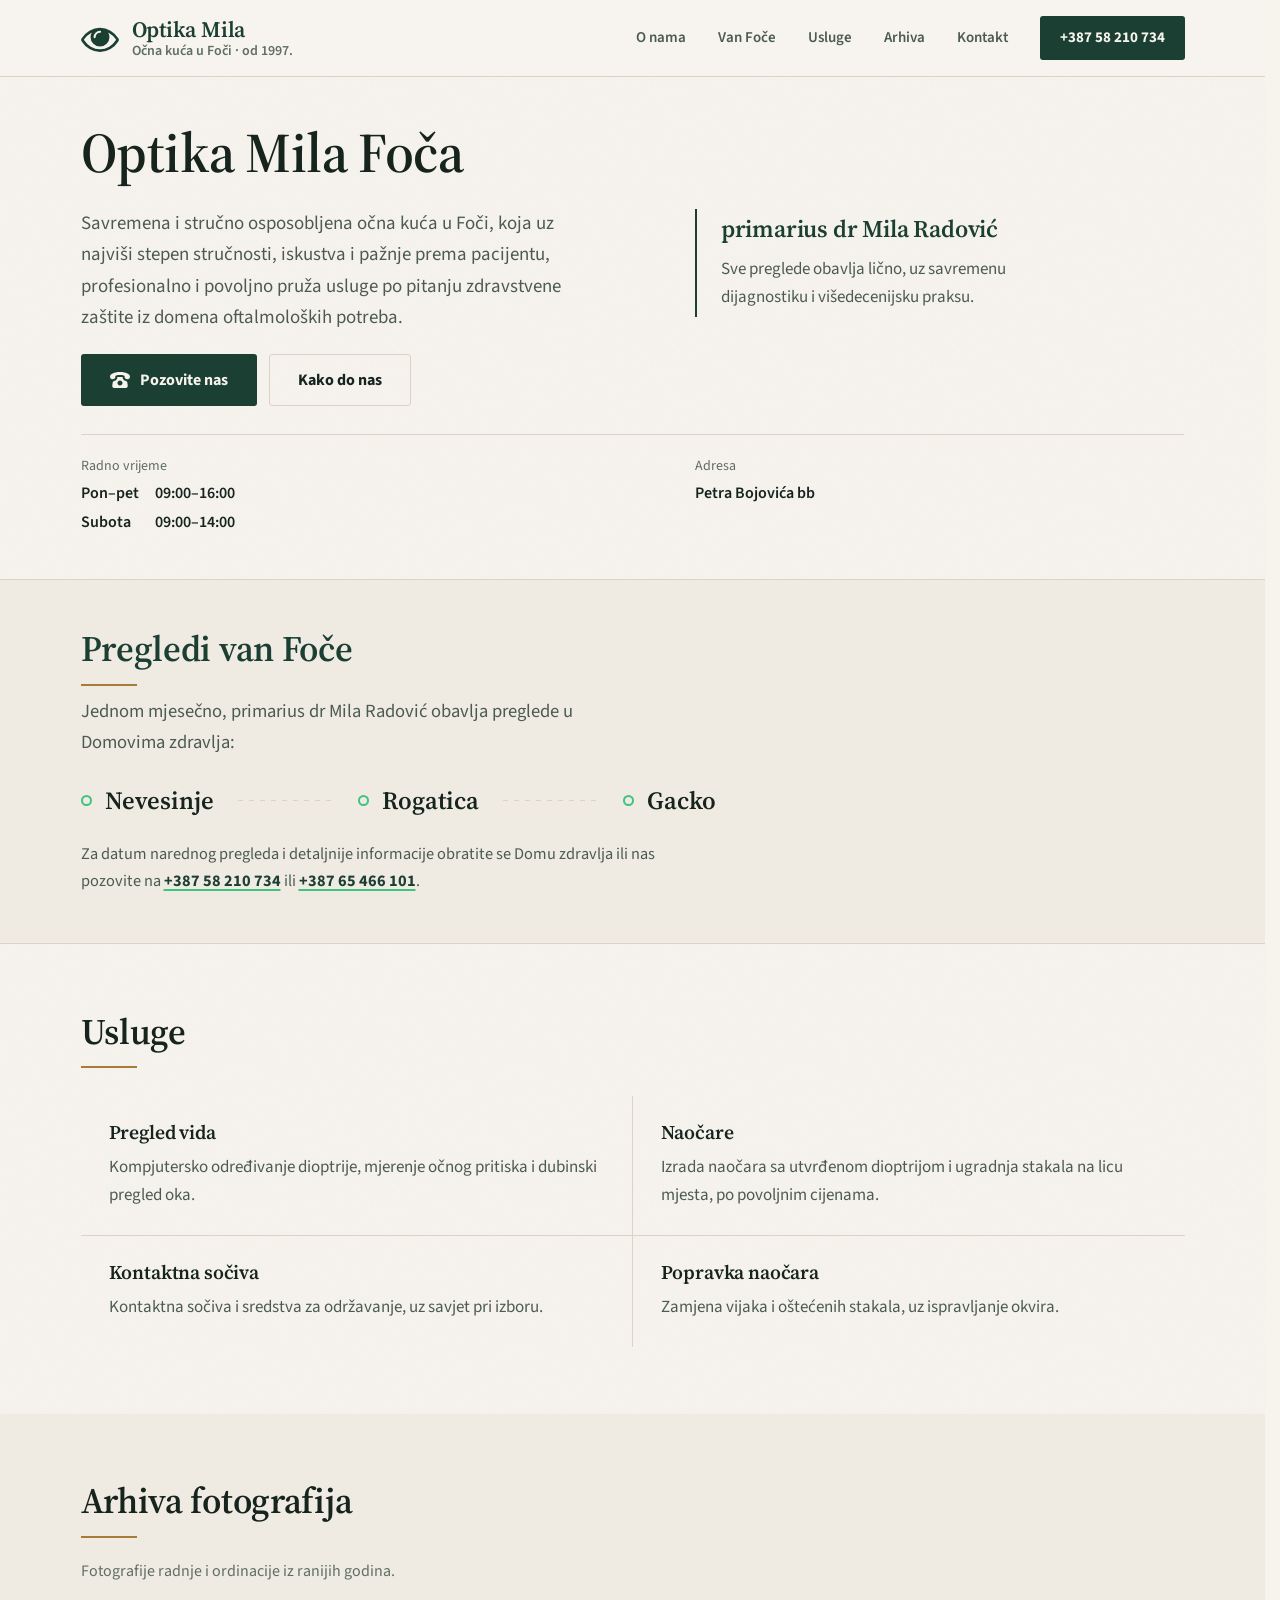
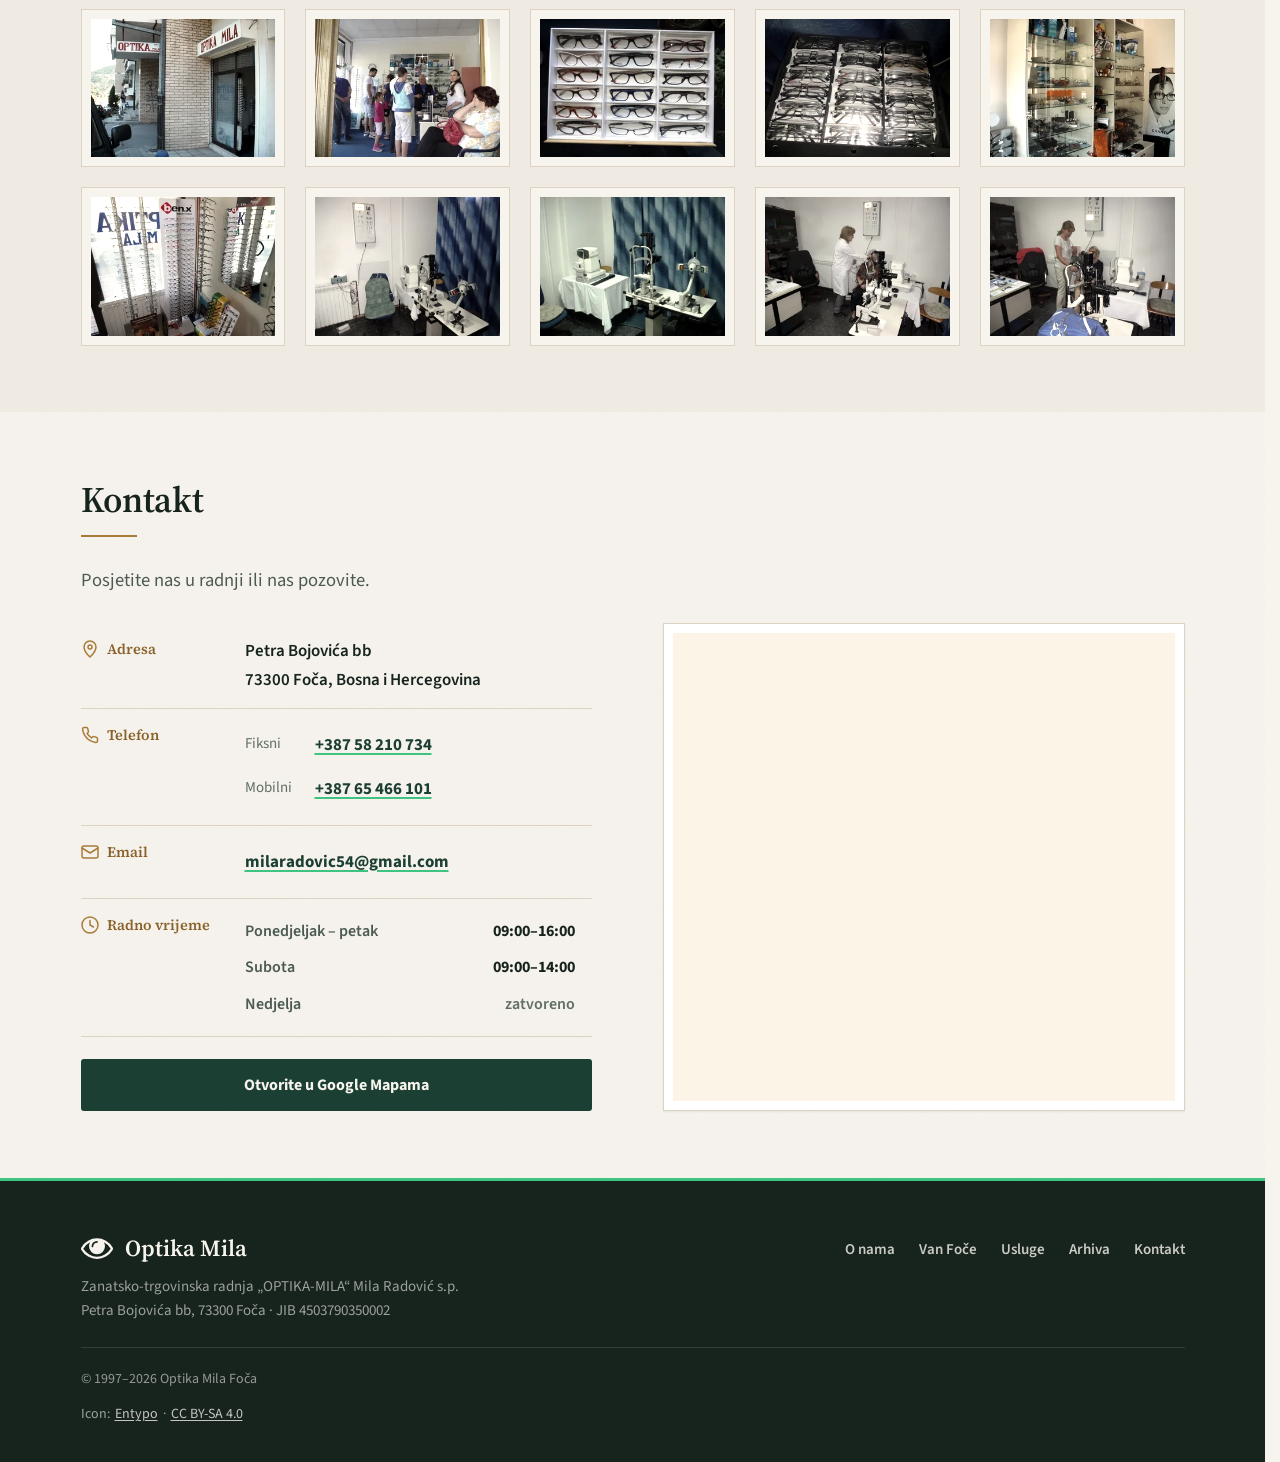
<file: index.html>
<!DOCTYPE html>
<html lang="sr-Latn">
<head>
<meta charset="utf-8">
<meta name="viewport" content="width=device-width, initial-scale=1">
<title>Optika Mila Foča — Pregled vida, dioptrija, naočare i sočiva</title>
<meta name="description" content="Optika Mila Foča — kompjutersko određivanje dioptrije, mjerenje očnog pritiska, dubinski pregled oka, izrada i popravka naočara, kontaktna sočiva.">
<link rel="canonical" href="https://www.optikamila.com/">
<meta name="robots" content="index, follow, max-image-preview:large, max-snippet:-1">
<meta name="theme-color" content="#F7F4EE">
<meta name="author" content="Optika Mila">
<meta name="geo.region" content="BA-SRP">
<meta name="geo.placename" content="Foča">
<meta name="geo.position" content="43.5079657;18.7729304">
<meta name="ICBM" content="43.5079657, 18.7729304">
<meta property="og:type" content="website">
<meta property="og:locale" content="sr_Latn_BA">
<meta property="og:site_name" content="Optika Mila">
<meta property="og:title" content="Optika Mila Foča — Pregled vida, dioptrija, naočare i sočiva">
<meta property="og:description" content="Pregled vida, naočare i sočiva u Foči. Primarius dr Mila Radović obavlja preglede i u Nevesinju, Rogatici i Gacku.">
<meta property="og:url" content="https://www.optikamila.com/">
<meta property="og:image" content="https://www.optikamila.com/img/og-optika-mila.png">
<meta property="og:image:width" content="1200">
<meta property="og:image:height" content="630">
<meta property="og:image:alt" content="Optika Mila Foča — pregled vida, naočare i sočiva. U Foči od 1997. godine.">
<meta name="twitter:card" content="summary_large_image">
<meta name="twitter:title" content="Optika Mila Foča — Pregled vida, dioptrija, naočare i sočiva">
<meta name="twitter:description" content="Pregled vida, naočare i sočiva u Foči. Pregledi i u Nevesinju, Rogatici i Gacku.">
<meta name="twitter:image" content="https://www.optikamila.com/img/og-optika-mila.png">
<meta name="twitter:image:alt" content="Optika Mila Foča — pregled vida, naočare i sočiva. U Foči od 1997. godine.">
<link rel="icon" href="/favicon.ico?v=2" sizes="any">
<link rel="icon" href="/favicon.svg?v=2" type="image/svg+xml">
<link rel="apple-touch-icon" href="/apple-touch-icon.png?v=2">
<link rel="icon" type="image/png" sizes="192x192" href="/icon-192.png?v=2">
<style>
@font-face{
  font-family:'Source Sans 3'; font-style:normal; font-weight:400 700; font-display:swap;
  src:url('/fonts/source-sans-3-latin.woff2') format('woff2');
  unicode-range:U+0000-00FF,U+0131,U+0152-0153,U+02BB-02BC,U+02C6,U+02DA,U+02DC,U+0304,U+0308,U+0329,U+2000-206F,U+20AC,U+2122,U+2191,U+2193,U+2212,U+2215,U+FEFF,U+FFFD;
}
@font-face{
  font-family:'Source Sans 3'; font-style:normal; font-weight:400 700; font-display:swap;
  src:url('/fonts/source-sans-3-latin-ext.woff2') format('woff2');
  unicode-range:U+0100-02BA,U+02BD-02C5,U+02C7-02CC,U+02CE-02D7,U+02DD-02FF,U+0304,U+0308,U+0329,U+1D00-1DBF,U+1E00-1E9F,U+1EF2-1EFF,U+2020,U+20A0-20AB,U+20AD-20C4,U+2113,U+2C60-2C7F,U+A720-A7FF;
}
@font-face{
  font-family:'Source Serif 4'; font-style:normal; font-weight:400 700; font-display:swap;
  src:url('/fonts/source-serif-4-latin.woff2') format('woff2');
  unicode-range:U+0000-00FF,U+0131,U+0152-0153,U+02BB-02BC,U+02C6,U+02DA,U+02DC,U+0304,U+0308,U+0329,U+2000-206F,U+20AC,U+2122,U+2191,U+2193,U+2212,U+2215,U+FEFF,U+FFFD;
}
@font-face{
  font-family:'Source Serif 4'; font-style:normal; font-weight:400 700; font-display:swap;
  src:url('/fonts/source-serif-4-latin-ext.woff2') format('woff2');
  unicode-range:U+0100-02BA,U+02BD-02C5,U+02C7-02CC,U+02CE-02D7,U+02DD-02FF,U+0304,U+0308,U+0329,U+1D00-1DBF,U+1E00-1E9F,U+1EF2-1EFF,U+2020,U+20A0-20AB,U+20AD-20C4,U+2113,U+2C60-2C7F,U+A720-A7FF;
}
:root{
  --ink:#16241D; --forest:#1C3F33; --green:#3FC380;
  --brass:#A87B39; --brass-deep:#8A6229;
  --paper:#F7F4EE; --paper-2:#F0EBE2; --text-soft:#4B5B52; --muted:#606E64; --line:#DCD3C4;
  --serif:'Source Serif 4',Georgia,'Times New Roman',serif;
  --sans:'Source Sans 3',-apple-system,BlinkMacSystemFont,'Segoe UI',Roboto,sans-serif;
  --wrap:1160px; --r:3px; --header-height:76px;
}
*,*::before,*::after{ box-sizing:border-box; }
html{ -webkit-text-size-adjust:100%; scrollbar-gutter:stable; }
@media (prefers-reduced-motion:no-preference){ html{ scroll-behavior:smooth; } }
body{
  margin:0; background-color:var(--paper); color:var(--ink);
  background-image:url("data:image/svg+xml,%3Csvg xmlns='http://www.w3.org/2000/svg' width='140' height='140'%3E%3Cfilter id='n'%3E%3CfeTurbulence type='fractalNoise' baseFrequency='.85' numOctaves='3'/%3E%3CfeColorMatrix type='saturate' values='0'/%3E%3C/filter%3E%3Crect width='140' height='140' filter='url(%23n)' opacity='.055'/%3E%3C/svg%3E");
  font-family:var(--sans); font-size:17px; line-height:1.66; -webkit-font-smoothing:antialiased;
}
body.dialog-open{ overflow:hidden; }
::selection{ background:rgba(63,195,128,.32); color:var(--ink); }
h1,h2,h3{ font-family:var(--serif); font-weight:600; line-height:1.16; letter-spacing:-.008em; margin:0 0 .5em; }
h1{ font-size:clamp(2.1rem,4.6vw,3.5rem); }
h2{ font-size:clamp(1.6rem,3.1vw,2.25rem); }
h3{ font-size:1.22rem; }
p{ margin:0 0 1.1em; text-wrap:pretty; }
a{ color:var(--forest); text-decoration:none; }
a:hover{ text-decoration:underline; text-underline-offset:3px; text-decoration-color:var(--green); text-decoration-thickness:2px; }
img{ max-width:100%; height:auto; display:block; }
button{ font:inherit; }
[hidden]{ display:none !important; }
.wrap{ width:100%; max-width:var(--wrap); margin:0 auto; padding:0 28px; }
:focus-visible{ outline:3px solid var(--forest); outline-offset:3px; border-radius:2px; }
.site-footer a:focus-visible,.lightbox :focus-visible{ outline-color:var(--green); }
.skip-link{ position:fixed; left:-9999px; top:0; z-index:999; background:var(--forest); color:var(--paper); padding:12px 22px; font-size:15px; }
.skip-link:focus{ left:0; }
section[id]{ scroll-margin-top:calc(var(--header-height) + 16px); }


.site-header{
  position:sticky; top:0; z-index:100; background:rgba(247,244,238,.92);
  -webkit-backdrop-filter:saturate(150%) blur(10px); backdrop-filter:saturate(150%) blur(10px);
  border-bottom:1px solid var(--line); transition:box-shadow .2s ease;
}
.site-header[data-scrolled="true"]{ box-shadow:0 3px 14px rgba(22,36,29,.08); }
.header-inner{ display:flex; align-items:center; gap:20px; min-height:76px; }
.brand{ display:flex; align-items:center; gap:13px; flex:0 0 auto; min-height:44px; }
.brand:hover{ text-decoration:none; }
.brand-mark{ width:38px; height:27px; flex:0 0 auto; color:var(--forest); }
.brand-txt{ display:flex; flex-direction:column; line-height:1.16; min-width:0; }
.brand-name{ font-family:var(--serif); font-size:22px; font-weight:600; letter-spacing:-.01em; }
.brand-sub{ font-size:14px; color:var(--muted); font-weight:600; }
.site-nav{ margin-left:auto; }
.site-nav ul{ display:flex; align-items:center; gap:8px; list-style:none; margin:0; padding:0; }
.site-nav a{ display:flex; align-items:center; min-height:44px; padding:0 12px; font-size:15px; font-weight:600; color:var(--text-soft); white-space:nowrap; }
.site-nav a:hover,.site-nav a:focus-visible{ color:var(--forest); text-decoration:underline; text-decoration-color:var(--green); text-underline-offset:6px; }
.site-nav .nav-phone{ display:none; }
.header-call{ display:inline-flex; align-items:center; min-height:44px; padding:0 20px; background:var(--forest); color:var(--paper); font-size:15px; font-weight:700; border-radius:var(--r); white-space:nowrap; flex:0 0 auto; transition:background .15s; }
.header-call:hover{ background:var(--ink); text-decoration:none; }
.brand + .header-call{ margin-left:auto; }
.nav-toggle{ display:none; align-items:center; justify-content:center; gap:9px; min-height:46px; padding:0 14px; margin-left:auto; background:transparent; color:var(--ink); border:1px solid var(--line); border-radius:var(--r); font-size:15px; font-weight:600; cursor:pointer; flex:0 0 auto; }
.nav-toggle-bars{ display:flex; flex-direction:column; gap:4px; width:19px; }
.nav-toggle-bars i{ display:block; height:1.5px; background:currentColor; }

.btn{ display:inline-flex; align-items:center; justify-content:center; min-height:52px; padding:0 28px; font-size:16px; font-weight:700; border-radius:var(--r); border:1.5px solid transparent; cursor:pointer; transition:background .16s,color .16s,border-color .16s; }
.btn:hover{ text-decoration:none; }
.btn-solid{ background:var(--forest); color:var(--paper); }
.btn-solid:hover{ background:var(--ink); }
.btn-line{ border-color:var(--line); color:var(--ink); background:transparent; }
.btn-line:hover{ border-color:var(--forest); background:var(--paper-2); }
.btn-wide{ width:100%; }
.btn-ico{ flex:0 0 auto; margin-right:10px; }

.hero{ padding:clamp(28px,3.4vw,44px) 0 clamp(30px,3.5vw,44px); }
.hero-grid{ display:grid; grid-template-columns:minmax(0,1.15fr) minmax(0,1fr); gap:28px clamp(30px,4vw,58px); align-items:center; }
.hero h1{ margin:0 0 .4em; }
.uvod-lead{ font-size:clamp(1.06rem,1.6vw,1.18rem); color:var(--text-soft); max-width:58ch; margin:0 0 1.1em; }
.uvod-actions{ display:flex; flex-wrap:wrap; gap:12px; margin:0; }
.uvod-karta{ border-left:2px solid var(--forest); padding:6px 0 6px 24px; }
.karta-ime{ font-size:clamp(1.3rem,2vw,1.5rem); color:var(--forest); margin:0 0 12px; }
.uvod-karta p{ color:var(--text-soft); max-width:43ch; margin:0; }
.hero-practical{ grid-column:1 / -1; display:grid; grid-template-columns:minmax(0,1.15fr) minmax(0,1fr); gap:20px clamp(30px,4vw,58px); padding-top:20px; border-top:1px solid var(--line); margin:0; }
.hero-practical dt{ font-size:14px; color:var(--muted); margin-bottom:2px; }
.hero-practical dd{ margin:0; font-size:16px; font-weight:600; }
.hero-hours{ display:grid; grid-template-columns:max-content max-content; gap:2px 16px; }
.hero-hours span{ white-space:nowrap; }
.hero-time{ font-variant-numeric:tabular-nums; }

.band{ padding:clamp(44px,5.2vw,72px) 0; }
.band-tint{ background:var(--paper-2); }
.band h2{ margin-bottom:28px; }
.band h2::after{ content:''; display:block; width:56px; height:2px; margin-top:14px; background:var(--brass); }
.lead{ font-size:clamp(1.04rem,1.7vw,1.16rem); color:var(--text-soft); max-width:62ch; }
.band p a,.fact dd a{ text-decoration:underline; text-decoration-color:var(--green); text-decoration-thickness:2px; text-underline-offset:3px; }
.regional{ padding:clamp(30px,3.8vw,48px) 0; border-top:1px solid var(--line); border-bottom:1px solid var(--line); }
.regional h2{ color:var(--forest); margin-bottom:10px; }
.regional .lead{ margin-bottom:22px; }
.route{ list-style:none; display:flex; flex-wrap:wrap; align-items:center; max-width:740px; row-gap:20px; margin:0; padding:0; }
.route li{ display:flex; align-items:center; font-family:var(--serif); font-size:clamp(1.18rem,2.2vw,1.55rem); font-weight:600; }
.route li:not(:last-child)::after{ content:''; width:clamp(32px,8vw,96px); height:1px; margin:0 clamp(13px,2vw,24px); background:repeating-linear-gradient(90deg,var(--line) 0 5px,transparent 5px 11px); }
.dot{ width:11px; height:11px; border-radius:50%; border:2px solid var(--green); margin-right:13px; flex:0 0 auto; }
.route-note{ margin:20px 0 0; font-size:1.02rem; color:var(--text-soft); max-width:76ch; }
.route-note a{ white-space:nowrap; font-weight:700; }

.services{ list-style:none; margin:0; padding:0; display:grid; grid-template-columns:repeat(2,minmax(0,1fr)); }
.services li{ padding:clamp(20px,2.4vw,26px) clamp(20px,2.6vw,28px); border-right:1px solid var(--line); border-bottom:1px solid var(--line); }
.services li:nth-child(2n){ border-right:0; }
.services li:nth-last-child(-n+2){ border-bottom:0; }
.services h3{ margin:0 0 8px; }
.services p{ margin:0; color:var(--text-soft); text-wrap:pretty; }


.archive-lead{ font-size:16px; color:var(--muted); margin:-8px 0 24px; }
.gallery{ list-style:none; margin:0; padding:0; display:grid; grid-template-columns:repeat(auto-fill,minmax(180px,1fr)); gap:20px; }
.gal{ display:block; background:var(--paper); padding:9px; border:1px solid var(--line); cursor:zoom-in; }
.gal:hover{ border-color:var(--muted); }
.gal img{ width:100%; aspect-ratio:4/3; object-fit:cover; filter:sepia(.16) saturate(.78) contrast(1.04) brightness(1.02); }

.contact-grid{ display:grid; grid-template-columns:minmax(0,1fr) minmax(0,1.02fr); gap:clamp(34px,5.5vw,72px); align-items:stretch; }
.kontakt-lead{ margin-bottom:28px; }
.facts{ margin:0 0 22px; }
.fact{ display:grid; grid-template-columns:minmax(0,142px) minmax(0,1fr); gap:22px; align-items:start; padding:14px 0; border-bottom:1px solid var(--line); }
.fact dt{ display:flex; align-items:center; gap:8px; font-family:var(--serif); font-size:14.5px; font-weight:600; color:var(--brass-deep); }
.fact-ico{ width:18px; height:18px; flex:0 0 auto; color:var(--brass); }
.fact dd{ margin:0; font-size:1.06rem; font-weight:600; min-width:0; }
.fact dd a{ font-weight:700; }
.fact-links{ display:flex; flex-direction:column; align-items:flex-start; }
.fact-links a{ display:inline-flex; align-items:center; min-height:44px; }
.phone-kind{ display:inline-block; min-width:56px; margin-right:14px; color:var(--muted); font-weight:400; font-size:15px; }
.fact-phone{ display:flex; align-items:center; flex-wrap:wrap; }
.fact-email{ overflow-wrap:anywhere; }
.hours{ border-collapse:collapse; width:100%; max-width:330px; }
.hours th{ text-align:left; font-weight:600; font-size:16px; color:var(--text-soft); padding:5px 10px 5px 0; }
.hours td{ text-align:right; font-weight:700; font-size:16px; padding:5px 0; font-variant-numeric:tabular-nums; white-space:nowrap; }
.hours .closed{ color:var(--muted); font-weight:600; }
.contact-map{ margin:0; min-width:0; background:#fff; padding:9px; border:1px solid var(--line); box-shadow:0 1px 2px rgba(22,36,29,.07); display:flex; flex-direction:column; }
.contact-map .inner{ position:relative; overflow:hidden; background:var(--paper-2); flex:1 1 auto; display:flex; }
.contact-map iframe{ display:block; width:100%; height:auto; min-height:430px; flex:1 1 auto; border:0; background:var(--paper-2); filter:grayscale(.3) sepia(.13) saturate(.92) brightness(1.02) contrast(.98); }

.site-footer{ background:var(--ink); color:rgba(247,244,238,.6); padding:48px 0 32px; border-top:3px solid var(--green); }
.footer-inner{ display:grid; grid-template-columns:minmax(0,1fr) auto; gap:24px 44px; align-items:start; }
.footer-brand{ display:flex; align-items:center; gap:12px; margin-bottom:8px; }
.footer-mark{ width:32px; height:23px; flex:0 0 auto; color:var(--paper); }
.footer-name{ font-family:var(--serif); font-size:23px; font-weight:600; color:var(--paper); margin:0; }
.footer-legal{ margin:0; font-size:15px; line-height:1.6; }
.footer-nav{ display:flex; flex-wrap:wrap; gap:10px 24px; justify-content:flex-end; }
.footer-nav a{ display:inline-flex; align-items:center; min-height:44px; color:rgba(247,244,238,.8); font-size:15px; font-weight:600; }
.footer-nav a:hover{ color:var(--green); text-decoration:none; }
.footer-bottom{ grid-column:1 / -1; padding-top:20px; border-top:1px solid rgba(247,244,238,.12); }
.footer-copy{ margin:0; font-size:14px; color:rgba(247,244,238,.56); }
.footer-credit{ margin:9px 0 0; font-size:14px; }
.footer-credit a{ display:inline-block; padding:3px 2px; color:rgba(247,244,238,.78); text-decoration:underline; text-underline-offset:2px; }
.footer-credit a:hover{ color:var(--green); }


.lightbox{ --lb-w:min(94vw,1100px,calc(125.333vh - 112px)); border:0; padding:0; background:transparent; max-width:94vw; max-height:94vh; overflow:visible; }
.lightbox::backdrop{ background:rgba(12,22,17,.94); }
.lightbox-bar{ display:flex; align-items:center; justify-content:space-between; gap:16px; padding-bottom:10px; }
.lightbox-count{ margin:0; font-size:14px; font-weight:700; letter-spacing:.06em; color:rgba(247,244,238,.78); font-variant-numeric:tabular-nums; }
.lightbox-close{ flex:0 0 auto; width:44px; height:44px; border-radius:50%; display:flex; align-items:center; justify-content:center; background:rgba(247,244,238,.14); color:var(--paper); border:1px solid rgba(247,244,238,.24); cursor:pointer; transition:background .16s,color .16s; }
.lightbox-close:hover,.lightbox-nav:hover{ background:var(--green); color:var(--ink); border-color:var(--green); }
.lightbox-stage{ position:relative; width:var(--lb-w); aspect-ratio:4/3; }
.lightbox img{ width:100%; height:100%; object-fit:contain; border-radius:var(--r); background:rgba(247,244,238,.06); }
.lightbox-nav{ position:absolute; z-index:2; top:50%; transform:translateY(-50%); width:48px; height:48px; border-radius:50%; display:flex; align-items:center; justify-content:center; background:rgba(12,22,17,.7); color:var(--paper); border:1px solid rgba(247,244,238,.3); cursor:pointer; }
.lightbox-prev{ left:10px; }
.lightbox-next{ right:10px; }
.lightbox-state{ position:absolute; z-index:1; left:14px; right:14px; bottom:14px; display:flex; flex-direction:column; align-items:center; gap:14px; padding:12px; text-align:center; font-size:16px; color:var(--paper); background:rgba(12,22,17,.9); border-radius:var(--r); }
.lightbox-message{ margin:0; }
.lightbox[data-state="error"] .lightbox-state{ inset:0; justify-content:center; padding:24px 64px; }
.lightbox-retry{ min-height:44px; padding:0 18px; }
@supports (height:100dvh){ .lightbox{ --lb-w:min(94vw,1100px,calc(125.333dvh - 112px)); max-height:94dvh; } }

@media (min-width:1000px){ .gallery{ grid-template-columns:repeat(5,minmax(0,1fr)); } }
@media (max-width:980px){
  .hero-grid{ grid-template-columns:1fr; max-width:760px; gap:22px; }
  .uvod-karta{ padding-left:20px; }
  .hero-practical{ grid-template-columns:minmax(max-content,1.2fr) minmax(0,1fr); gap:20px; padding-top:16px; }
  .contact-grid{ grid-template-columns:1fr; gap:32px; }
  .header-inner{ flex-wrap:wrap; gap:12px; }
  .header-call{ display:none; }
  .site-header:not(.nav-ready){ position:relative; }
  .site-nav{ width:100%; margin:0; padding:0 0 12px; }
  .site-nav ul{ flex-wrap:wrap; gap:4px; }
  .site-nav a{ min-height:44px; padding:0 12px; }
  .nav-ready .header-inner{ flex-wrap:nowrap; }
  .nav-ready .nav-toggle{ display:inline-flex; }
  .nav-ready .site-nav{ position:absolute; top:100%; left:0; right:0; width:auto; padding:12px 24px 20px; display:none; background:var(--paper); border-bottom:1px solid var(--line); max-height:calc(100vh - var(--header-height)); overflow-y:auto; overscroll-behavior:contain; }
  .nav-ready .site-nav.is-open{ display:block; }
  .nav-ready .site-nav ul{ flex-direction:column; align-items:stretch; gap:8px; }
  .nav-ready .site-nav a{ min-height:50px; padding:0 18px; font-size:16px; border-bottom:1px solid var(--line); }
  .nav-ready .site-nav a:hover,.nav-ready .site-nav a:focus-visible{ text-decoration:none; background:var(--paper-2); }
  .nav-ready .site-nav .nav-phone{ display:flex; align-items:center; justify-content:center; min-height:54px; margin-bottom:12px; padding:10px 14px; background:var(--forest); color:var(--paper); border:1px solid var(--forest); border-radius:var(--r); flex-wrap:wrap; gap:0 8px; }
  .nav-phone .btn-ico{ margin:0; }
  .nav-ready .site-nav .nav-phone:hover{ background:var(--ink); }
  .fact{ grid-template-columns:1fr; gap:5px; }
  .footer-inner{ grid-template-columns:1fr; gap:24px; }
  .footer-nav{ justify-content:flex-start; }
  .footer-bottom{ grid-column:auto; }
  @supports (height:100dvh){ .nav-ready .site-nav{ max-height:calc(100dvh - var(--header-height)); } }
}
@media (max-width:860px){ .gallery{ grid-template-columns:repeat(auto-fill,minmax(150px,1fr)); gap:16px; } }
@media (max-width:600px){
  .services{ grid-template-columns:1fr; }
  .services li{ border-right:0; border-bottom:1px solid var(--line); }
  .services li:nth-last-child(-n+2){ border-bottom:1px solid var(--line); }
  .services li:last-child{ border-bottom:0; }
  .hero-grid{ gap:20px; }
  .uvod-karta{ padding:0 0 0 16px; }
  .karta-ime{ margin-bottom:8px; }
}
@media (max-width:520px){
  body{ font-size:16px; }
  .wrap{ padding:0 20px; }
  .header-inner{ gap:10px; min-height:72px; }
  .brand{ gap:9px; min-width:0; flex:0 1 auto; }
  .brand-mark{ width:30px; height:23px; }
  .brand-name{ font-size:21px; }
  .brand-sub{ font-size:14px; }
  .nav-toggle{ padding:0 10px; gap:7px; }
  .hero{ padding:26px 0 30px; }
  .uvod-lead{ margin-bottom:18px; }
  .uvod-actions .btn{ flex:1 1 0; padding:0 12px; }
  .hero-practical{ gap:16px; }
  .hero-practical dd{ font-size:15px; }
  .regional{ padding:28px 0; }
  .regional .lead{ margin-bottom:18px; }
  .route-note{ margin-top:16px; }
  .gallery{ grid-template-columns:repeat(2,minmax(0,1fr)); gap:14px; }
  .gal{ padding:7px; }
  .contact-map iframe{ min-height:330px; }
  .lightbox-nav{ width:44px; height:44px; }
  .lightbox-prev{ left:6px; }
  .lightbox-next{ right:6px; }
  .lightbox-state{ left:6px; right:6px; bottom:6px; font-size:15px; }
}
@media (max-width:480px){
  .route{ display:block; background-image:repeating-linear-gradient(180deg,var(--line) 0 5px,transparent 5px 11px); background-repeat:no-repeat; background-position:5px 21px; background-size:1px calc(100% - 31px); }
  .route li{ padding-bottom:30px; }
  .route li:last-child{ padding-bottom:0; }
  .route li:not(:last-child)::after{ display:none; }
}
@media (max-width:360px){
  .wrap{ padding:0 16px; }
  #arhiva .wrap{ padding:0 20px; }
  .brand-name{ font-size:20px; }
  .brand-sub{ max-width:160px; }
  .nav-toggle{ padding:0 8px; }
  .nav-toggle-bars{ width:17px; }
  .uvod-actions .btn{ padding:0 8px; font-size:15px; }
}
.stranica-404{ max-width:640px; }
.lead-404{ margin-bottom:2em; }
@media (prefers-reduced-motion:reduce){ *,*::before,*::after{ transition-duration:.01ms !important; animation-duration:.01ms !important; } }
</style>
<script type="application/ld+json">
{
  "@context": "https://schema.org",
  "@graph": [
    {
      "@type": "Optician",
      "@id": "https://www.optikamila.com/#firma",
      "name": "Optika Mila",
      "alternateName": "Zanatsko-trgovinska radnja OPTIKA-MILA Mila Radović s.p.",
      "description": "Savremena i stručno osposobljena očna kuća u Foči — kompjutersko određivanje dioptrije, mjerenje očnog pritiska, dubinski pregled oka, izrada naočara i kontaktna sočiva.",
      "url": "https://www.optikamila.com/",
      "telephone": "+38758210734",
      "email": "milaradovic54@gmail.com",
      "logo": "https://www.optikamila.com/icon-192.png",
      "priceRange": "$$",
      "currenciesAccepted": "BAM",
      "paymentAccepted": "Gotovina, platna kartica",
      "foundingDate": "1997",
      "founder": { "@type": "Person", "name": "Mila Radović", "honorificPrefix": "primarius dr" },
      "employee": { "@type": "Person", "name": "Mila Radović", "honorificPrefix": "primarius dr", "jobTitle": "Doktor medicine — optometrija" },
      "address": {
        "@type": "PostalAddress",
        "streetAddress": "Petra Bojovića bb",
        "addressLocality": "Foča",
        "postalCode": "73300",
        "addressRegion": "Republika Srpska",
        "addressCountry": "BA"
      },
      "geo": { "@type": "GeoCoordinates", "latitude": 43.5079657, "longitude": 18.7729304 },
      "hasMap": "https://maps.google.com/?cid=6285597868325279433",
      "openingHoursSpecification": [
        { "@type": "OpeningHoursSpecification", "dayOfWeek": ["Monday","Tuesday","Wednesday","Thursday","Friday"], "opens": "09:00", "closes": "16:00" },
        { "@type": "OpeningHoursSpecification", "dayOfWeek": "Saturday", "opens": "09:00", "closes": "14:00" }
      ],
      "areaServed": [
        { "@type": "City", "name": "Foča" },
        { "@type": "City", "name": "Nevesinje" },
        { "@type": "City", "name": "Rogatica" },
        { "@type": "City", "name": "Gacko" }
      ],
      "hasOfferCatalog": {
        "@type": "OfferCatalog",
        "name": "Usluge",
        "itemListElement": [
          { "@type": "Offer", "itemOffered": { "@type": "Service", "name": "Kompjutersko određivanje dioptrije" } },
          { "@type": "Offer", "itemOffered": { "@type": "Service", "name": "Mjerenje očnog pritiska" } },
          { "@type": "Offer", "itemOffered": { "@type": "Service", "name": "Dubinski pregled oka" } },
          { "@type": "Offer", "itemOffered": { "@type": "Service", "name": "Izrada naočara sa utvrđenom dioptrijom" } },
          { "@type": "Offer", "itemOffered": { "@type": "Service", "name": "Kontaktna sočiva i sredstva za održavanje" } },
          { "@type": "Offer", "itemOffered": { "@type": "Service", "name": "Popravka naočara" } },
          { "@type": "Offer", "itemOffered": { "@type": "Service", "name": "Kompjuterska ugradnja optičkih stakala na licu mjesta" } }
        ]
      }
    },
    {
      "@type": "WebSite",
      "@id": "https://www.optikamila.com/#sajt",
      "url": "https://www.optikamila.com/",
      "name": "Optika Mila Foča",
      "inLanguage": "sr-Latn",
      "publisher": { "@id": "https://www.optikamila.com/#firma" }
    }
  ]
}
</script>
</head>
<body>
<a class="skip-link" href="#main">Preskoči na sadržaj</a>
<header class="site-header">
  <div class="wrap header-inner">
    <a class="brand" href="#o-nama">
      <svg class="brand-mark" viewBox="0 0 1792 1280" width="38" height="27" aria-hidden="true" focusable="false" xmlns="http://www.w3.org/2000/svg"><path fill="currentColor" d="M1664 704q-152-236-381-353q61 104 61 225q0 185-131.5 316.5T896 1024T579.5 892.5T448 576q0-121 61-225q-229 117-381 353q133 205 333.5 326.5T896 1152t434.5-121.5T1664 704M944 320q0-20-14-34t-34-14q-125 0-214.5 89.5T592 576q0 20 14 34t34 14t34-14t14-34q0-86 61-147t147-61q20 0 34-14t14-34m848 384q0 34-20 69q-140 230-376.5 368.5T896 1280t-499.5-139T20 773Q0 738 0 704t20-69q140-229 376.5-368T896 128t499.5 139T1772 635q20 35 20 69"/></svg>
      <span class="brand-txt">
        <span class="brand-name">Optika Mila</span>
        <span class="brand-sub">Očna kuća u Foči · od 1997.</span>
      </span>
    </a>
    <button class="nav-toggle" type="button" aria-expanded="false" aria-controls="glavna-navigacija" hidden>
      <span class="nav-toggle-bars" aria-hidden="true"><i></i><i></i><i></i></span>
      <span>Meni</span>
    </button>
    <nav id="glavna-navigacija" class="site-nav" aria-label="Glavna navigacija">
      <a class="nav-phone" href="tel:+38758210734"><svg class="btn-ico" viewBox="0 0 20 20" width="20" height="20" fill="currentColor" aria-hidden="true" focusable="false" xmlns="http://www.w3.org/2000/svg"><path d="M17.256 12.253c-.096-.667-.611-1.187-1.274-1.342c-2.577-.604-3.223-2.088-3.332-3.734C12.193 7.092 11.38 7 10 7s-2.193.092-2.65.177c-.109 1.646-.755 3.13-3.332 3.734c-.663.156-1.178.675-1.274 1.342l-.497 3.442C2.072 16.907 2.962 18 4.2 18h11.6c1.237 0 2.128-1.093 1.953-2.305zM10 15.492c-1.395 0-2.526-1.12-2.526-2.5s1.131-2.5 2.526-2.5s2.526 1.12 2.526 2.5s-1.132 2.5-2.526 2.5M19.95 6c-.024-1.5-3.842-3.999-9.95-4C3.891 2.001.073 4.5.05 6s.021 3.452 2.535 3.127c2.941-.381 2.76-1.408 2.76-2.876C5.345 5.227 7.737 4.98 10 4.98s4.654.247 4.655 1.271c0 1.468-.181 2.495 2.76 2.876C19.928 9.452 19.973 7.5 19.95 6"/></svg><span>Pozovite nas</span><span>+387 58 210 734</span></a>
      <ul>
        <li><a href="#o-nama">O nama</a></li>
        <li><a href="#van-foce">Van Foče</a></li>
        <li><a href="#usluge">Usluge</a></li>
        <li><a href="#arhiva">Arhiva</a></li>
        <li><a href="#kontakt">Kontakt</a></li>
      </ul>
    </nav>
    <a class="header-call" href="tel:+38758210734">+387 58 210 734</a>
  </div>
</header>
<script id="navigation-init">
(function () {
  'use strict';

  var header = document.querySelector('.site-header');
  var toggle = document.querySelector('.nav-toggle');
  var nav = document.getElementById('glavna-navigacija');

  if (header && toggle && nav) {
    var mq = window.matchMedia('(max-width: 980px)');
    var headerHeight = null;
    var setOpen = function (open) {
      if (open) measureHeader();
      nav.classList.toggle('is-open', open);
      toggle.setAttribute('aria-expanded', open ? 'true' : 'false');
      if (!open && mq.matches && nav.contains(document.activeElement)) {
        toggle.focus({ preventScroll: true });
      }
    };
    var isOpen = function () { return nav.classList.contains('is-open'); };
    var measureHeader = function () {
      var height = header.getBoundingClientRect().height;
      if (height === headerHeight) return;
      headerHeight = height;
      document.documentElement.style.setProperty('--header-height', height + 'px');
    };

    toggle.addEventListener('click', function (e) {
      e.stopPropagation();
      setOpen(!isOpen());
    });
    nav.addEventListener('click', function (e) {
      if (e.target.closest('a')) setOpen(false);
    });
    document.addEventListener('keydown', function (e) {
      if (e.key === 'Escape' && isOpen()) {
        setOpen(false);
        toggle.focus();
      }
    });
    document.addEventListener('click', function (e) {
      if (!isOpen() || e.target.closest('#glavna-navigacija') || e.target.closest('.nav-toggle')) return;
      setOpen(false);
    });
    var onBreakpointChange = function () {
      setOpen(false);
      measureHeader();
    };
    if (mq.addEventListener) mq.addEventListener('change', onBreakpointChange);
    else if (mq.addListener) mq.addListener(onBreakpointChange);

    toggle.hidden = false;
    header.classList.add('nav-ready');
    measureHeader();
    if ('ResizeObserver' in window) {
      new ResizeObserver(measureHeader).observe(header);
    } else {
      window.addEventListener('resize', measureHeader, { passive: true });
    }
    if (document.fonts && document.fonts.ready) document.fonts.ready.then(measureHeader);
  }
})();
</script>
<main id="main" tabindex="-1">
  <section id="o-nama" class="hero">
    <div class="wrap hero-grid">
      <div class="uvod-levo">
        <h1>Optika Mila Foča</h1>
        <p class="uvod-lead">Savremena i stručno osposobljena očna kuća u Foči, koja uz najviši stepen stručnosti, iskustva i pažnje prema pacijentu, profesionalno i povoljno pruža usluge po pitanju zdravstvene zaštite iz domena oftalmoloških potreba.</p>
        <div class="uvod-actions">
          <a class="btn btn-solid" href="tel:+38758210734"><svg class="btn-ico" viewBox="0 0 20 20" width="20" height="20" fill="currentColor" aria-hidden="true" focusable="false" xmlns="http://www.w3.org/2000/svg"><path d="M17.256 12.253c-.096-.667-.611-1.187-1.274-1.342c-2.577-.604-3.223-2.088-3.332-3.734C12.193 7.092 11.38 7 10 7s-2.193.092-2.65.177c-.109 1.646-.755 3.13-3.332 3.734c-.663.156-1.178.675-1.274 1.342l-.497 3.442C2.072 16.907 2.962 18 4.2 18h11.6c1.237 0 2.128-1.093 1.953-2.305zM10 15.492c-1.395 0-2.526-1.12-2.526-2.5s1.131-2.5 2.526-2.5s2.526 1.12 2.526 2.5s-1.132 2.5-2.526 2.5M19.95 6c-.024-1.5-3.842-3.999-9.95-4C3.891 2.001.073 4.5.05 6s.021 3.452 2.535 3.127c2.941-.381 2.76-1.408 2.76-2.876C5.345 5.227 7.737 4.98 10 4.98s4.654.247 4.655 1.271c0 1.468-.181 2.495 2.76 2.876C19.928 9.452 19.973 7.5 19.95 6"/></svg>Pozovite nas</a>
          <a class="btn btn-line" href="#kontakt">Kako do nas</a>
        </div>
      </div>
      <section class="uvod-karta" aria-labelledby="karta-ime">
        <h2 class="karta-ime" id="karta-ime">primarius dr Mila Radović</h2>
        <p>Sve preglede obavlja lično, uz savremenu dijagnostiku i višedecenijsku praksu.</p>
      </section>
      <dl class="hero-practical">
        <div><dt>Radno vrijeme</dt><dd class="hero-hours"><span>Pon–pet</span> <span class="hero-time">09:00–16:00</span> <span>Subota</span> <span class="hero-time">09:00–14:00</span></dd></div>
        <div><dt>Adresa</dt><dd>Petra Bojovića bb</dd></div>
      </dl>
    </div>
  </section>
  <section id="van-foce" class="band band-tint regional">
    <div class="wrap">
      <h2>Pregledi van Foče</h2>
      <p class="lead">Jednom mjesečno, primarius dr Mila Radović obavlja preglede u Domovima zdravlja:</p>
      <ul class="route" aria-label="Mjesta koja se posjećuju jednom mjesečno">
        <li><span class="dot" aria-hidden="true"></span>Nevesinje</li>
        <li><span class="dot" aria-hidden="true"></span>Rogatica</li>
        <li><span class="dot" aria-hidden="true"></span>Gacko</li>
      </ul>
      <p class="route-note">Za datum narednog pregleda i detaljnije informacije obratite se Domu zdravlja ili nas pozovite na <a href="tel:+38758210734">+387 58 210 734</a> ili <a href="tel:+38765466101">+387 65 466 101</a>.</p>
    </div>
  </section>
  <section id="usluge" class="band">
    <div class="wrap">
      <h2>Usluge</h2>
      <ul class="services">
        <li><h3>Pregled vida</h3><p>Kompjutersko određivanje dioptrije, mjerenje očnog pritiska i dubinski pregled oka.</p></li>
        <li><h3>Naočare</h3><p>Izrada naočara sa utvrđenom dioptrijom i ugradnja stakala na licu mjesta, po povoljnim cijenama.</p></li>
        <li><h3>Kontaktna sočiva</h3><p>Kontaktna sočiva i sredstva za održavanje, uz savjet pri izboru.</p></li>
        <li><h3>Popravka naočara</h3><p>Zamjena vijaka i oštećenih stakala, uz ispravljanje okvira.</p></li>
      </ul>
    </div>
  </section>
  <section id="arhiva" class="band band-tint">
    <div class="wrap">
      <h2>Arhiva fotografija</h2>
      <p class="archive-lead">Fotografije radnje i ordinacije iz ranijih godina.</p>
      <ul class="gallery">
        <li><a class="gal" href="img/galerija/optika_mila_1-full.webp"><img src="img/galerija/optika_mila_1-thumb.webp" sizes="auto, (max-width:520px) 40vw, (max-width:980px) 180px, 190px" srcset="img/galerija/optika_mila_1-thumb-320.webp 320w, img/galerija/optika_mila_1-thumb.webp 480w" width="480" height="360" loading="lazy" decoding="async" alt="Ulaz u Optiku Mila u Foči — natpis iznad vrata na zgradi od žute cigle"></a></li>
        <li><a class="gal" href="img/galerija/optika_mila_10-full.webp"><img src="img/galerija/optika_mila_10-thumb.webp" sizes="auto, (max-width:520px) 40vw, (max-width:980px) 180px, 190px" srcset="img/galerija/optika_mila_10-thumb-320.webp 320w, img/galerija/optika_mila_10-thumb.webp 480w" width="480" height="360" loading="lazy" decoding="async" alt="Unutrašnjost prodajnog prostora Optike Mila sa mušterijama i vitrinama sa naočarima"></a></li>
        <li><a class="gal" href="img/galerija/optika_mila_11-full.webp"><img src="img/galerija/optika_mila_11-thumb.webp" sizes="auto, (max-width:520px) 40vw, (max-width:980px) 180px, 190px" srcset="img/galerija/optika_mila_11-thumb-320.webp 320w, img/galerija/optika_mila_11-thumb.webp 480w" width="480" height="360" loading="lazy" decoding="async" alt="Tri poslužavnika sa okvirima za naočare — Ray-Ban, Boss, Dolce &amp; Gabbana, Police i Gucci"></a></li>
        <li><a class="gal" href="img/galerija/optika_mila_12-full.webp"><img src="img/galerija/optika_mila_12-thumb.webp" sizes="auto, (max-width:520px) 40vw, (max-width:980px) 180px, 190px" srcset="img/galerija/optika_mila_12-thumb-320.webp 320w, img/galerija/optika_mila_12-thumb.webp 480w" width="480" height="360" loading="lazy" decoding="async" alt="Poslužavnik sa okvirima od metala tankih ivica u više boja"></a></li>
        <li><a class="gal" href="img/galerija/optika_mila_4-full.webp"><img src="img/galerija/optika_mila_4-thumb.webp" sizes="auto, (max-width:520px) 40vw, (max-width:980px) 180px, 190px" srcset="img/galerija/optika_mila_4-thumb-320.webp 320w, img/galerija/optika_mila_4-thumb.webp 480w" width="480" height="360" loading="lazy" decoding="async" alt="Staklene vitrine sa naočarima, kutijama kontaktnih sočiva i promotivnim posterom"></a></li>
        <li><a class="gal" href="img/galerija/optika_mila_7-full.webp"><img src="img/galerija/optika_mila_7-thumb.webp" sizes="auto, (max-width:520px) 40vw, (max-width:980px) 180px, 190px" srcset="img/galerija/optika_mila_7-thumb-320.webp 320w, img/galerija/optika_mila_7-thumb.webp 480w" width="480" height="360" loading="lazy" decoding="async" alt="Zidni i stojeći stalci sa okvirima naočara i ogledalo u prodajnom prostoru"></a></li>
        <li><a class="gal" href="img/galerija/optika_mila_3-full.webp"><img src="img/galerija/optika_mila_3-thumb.webp" sizes="auto, (max-width:520px) 40vw, (max-width:980px) 180px, 190px" srcset="img/galerija/optika_mila_3-thumb-320.webp 320w, img/galerija/optika_mila_3-thumb.webp 480w" width="480" height="360" loading="lazy" decoding="async" alt="Ordinacija za pregled vida — osvijetljena tabla sa optotipima, stolica i aparat za pregled oka"></a></li>
        <li><a class="gal" href="img/galerija/optika_mila_2-full.webp"><img src="img/galerija/optika_mila_2-thumb.webp" sizes="auto, (max-width:520px) 40vw, (max-width:980px) 180px, 190px" srcset="img/galerija/optika_mila_2-thumb-320.webp 320w, img/galerija/optika_mila_2-thumb.webp 480w" width="480" height="360" loading="lazy" decoding="async" alt="Dijagnostička oprema u ordinaciji — autorefraktometar, biomikroskop i probni okvir"></a></li>
        <li><a class="gal" href="img/galerija/optika_mila_6-full.webp"><img src="img/galerija/optika_mila_6-thumb.webp" sizes="auto, (max-width:520px) 40vw, (max-width:980px) 180px, 190px" srcset="img/galerija/optika_mila_6-thumb-320.webp 320w, img/galerija/optika_mila_6-thumb.webp 480w" width="480" height="360" loading="lazy" decoding="async" alt="Doktorka u bijelom mantilu obavlja pregled oka pacijentu na aparatu, tabla sa optotipima u pozadini"></a></li>
        <li><a class="gal" href="img/galerija/optika_mila_9-full.webp"><img src="img/galerija/optika_mila_9-thumb.webp" sizes="auto, (max-width:520px) 40vw, (max-width:980px) 180px, 190px" srcset="img/galerija/optika_mila_9-thumb-320.webp 320w, img/galerija/optika_mila_9-thumb.webp 480w" width="480" height="360" loading="lazy" decoding="async" alt="Pregled oka na biomikroskopu SL-10 uz prisustvo pratnje pacijenta"></a></li>
      </ul>
    </div>
  </section>
  <section id="kontakt" class="band">
    <div class="wrap">
      <h2>Kontakt</h2>
      <p class="lead kontakt-lead">Posjetite nas u radnji ili nas pozovite.</p>
      <div class="contact-grid">
        <div>
          <dl class="facts">
            <div class="fact">
              <dt><svg class="fact-ico" viewBox="0 0 18 18" fill="none" stroke="currentColor" stroke-width="1.5" stroke-linecap="round" stroke-linejoin="round" aria-hidden="true"><path d="M9 1C5.7 1 3 3.7 3 7c0 4.5 6 10 6 10s6-5.5 6-10c0-3.3-2.7-6-6-6z"/><circle cx="9" cy="7" r="2"/></svg>Adresa</dt>
              <dd>Petra Bojovića bb<br>73300 Foča, Bosna i Hercegovina</dd>
            </div>
            <div class="fact">
              <dt><svg class="fact-ico" viewBox="0 0 24 24" fill="none" stroke="currentColor" stroke-width="2" stroke-linecap="round" stroke-linejoin="round" aria-hidden="true"><path d="M22 16.92v3a2 2 0 0 1-2.18 2 19.79 19.79 0 0 1-8.63-3.07 19.5 19.5 0 0 1-6-6 19.79 19.79 0 0 1-3.07-8.67A2 2 0 0 1 4.11 2h3a2 2 0 0 1 2 1.72 12.84 12.84 0 0 0 .7 2.81 2 2 0 0 1-.45 2.11L8.09 9.91a16 16 0 0 0 6 6l1.27-1.27a2 2 0 0 1 2.11-.45 12.84 12.84 0 0 0 2.81.7A2 2 0 0 1 22 16.92z"/></svg>Telefon</dt>
              <dd class="fact-links">
                <div class="fact-phone"><span class="phone-kind">Fiksni</span> <a href="tel:+38758210734">+387 58 210 734</a></div>
                <div class="fact-phone"><span class="phone-kind">Mobilni</span> <a href="tel:+38765466101">+387 65 466 101</a></div>
              </dd>
            </div>
            <div class="fact">
              <dt><svg class="fact-ico" viewBox="0 0 18 18" fill="none" stroke="currentColor" stroke-width="1.5" stroke-linecap="round" stroke-linejoin="round" aria-hidden="true"><rect x="1" y="3" width="16" height="12" rx="2"/><path d="M1 5l8 5 8-5"/></svg>Email</dt>
              <dd class="fact-links fact-email"><a href="mailto:milaradovic54@gmail.com">milaradovic54@gmail.com</a></dd>
            </div>
            <div class="fact">
              <dt><svg class="fact-ico" viewBox="0 0 18 18" fill="none" stroke="currentColor" stroke-width="1.5" stroke-linecap="round" stroke-linejoin="round" aria-hidden="true"><circle cx="9" cy="9" r="8"/><path d="M9 4.5V9l3.5 2"/></svg>Radno vrijeme</dt>
              <dd><table class="hours"><tbody>
                <tr><th scope="row">Ponedjeljak – petak</th><td>09:00–16:00</td></tr>
                <tr><th scope="row">Subota</th><td>09:00–14:00</td></tr>
                <tr><th scope="row">Nedjelja</th><td class="closed">zatvoreno</td></tr>
              </tbody></table></dd>
            </div>
          </dl>
          <a class="btn btn-solid btn-wide" href="https://maps.google.com/?cid=6285597868325279433" target="_blank" rel="noopener">Otvorite u Google Mapama</a>
        </div>
        <figure class="contact-map"><div class="inner">
          <iframe title="Lokacija Optike Mila na mapi — Petra Bojovića bb, Foča" src="https://maps.google.com/maps?cid=6285597868325279433&amp;output=embed" loading="lazy" referrerpolicy="no-referrer-when-downgrade" allowfullscreen tabindex="-1"></iframe>
        </div></figure>
      </div>
    </div>
  </section>
</main>
<footer class="site-footer">
  <div class="wrap footer-inner">
    <div>
      <div class="footer-brand"><svg class="footer-mark" viewBox="0 0 1792 1280" width="32" height="23" aria-hidden="true" focusable="false" xmlns="http://www.w3.org/2000/svg"><path fill="currentColor" d="M1664 704q-152-236-381-353q61 104 61 225q0 185-131.5 316.5T896 1024T579.5 892.5T448 576q0-121 61-225q-229 117-381 353q133 205 333.5 326.5T896 1152t434.5-121.5T1664 704M944 320q0-20-14-34t-34-14q-125 0-214.5 89.5T592 576q0 20 14 34t34 14t34-14t14-34q0-86 61-147t147-61q20 0 34-14t14-34m848 384q0 34-20 69q-140 230-376.5 368.5T896 1280t-499.5-139T20 773Q0 738 0 704t20-69q140-229 376.5-368T896 128t499.5 139T1772 635q20 35 20 69"/></svg><p class="footer-name">Optika Mila</p></div>
      <p class="footer-legal">Zanatsko-trgovinska radnja „OPTIKA-MILA“ Mila Radović s.p.<br>Petra Bojovića bb, 73300 Foča · JIB 4503790350002</p>
    </div>
    <nav class="footer-nav" aria-label="Navigacija u podnožju">
      <a href="#o-nama">O nama</a><a href="#van-foce">Van Foče</a><a href="#usluge">Usluge</a><a href="#arhiva">Arhiva</a><a href="#kontakt">Kontakt</a>
    </nav>
    <div class="footer-bottom">
      <p class="footer-copy">© 1997–2026 Optika Mila Foča</p>
      <p class="footer-credit">Icon: <a href="https://entypo.com/" rel="noopener">Entypo</a> &middot; <a href="https://creativecommons.org/licenses/by-sa/4.0/" rel="license noopener">CC BY-SA 4.0</a></p>
    </div>
  </div>
</footer>
<dialog id="lightbox" class="lightbox" aria-label="Pregled fotografija iz arhive">
  <div class="lightbox-bar">
    <p class="lightbox-count" aria-live="polite"></p>
    <button class="lightbox-close" type="button" aria-label="Zatvori pregled"><svg viewBox="0 0 24 24" width="22" height="22" fill="none" stroke="currentColor" stroke-width="2.2" stroke-linecap="round" aria-hidden="true"><path d="M18 6L6 18M6 6l12 12"/></svg></button>
  </div>
  <div class="lightbox-stage" aria-busy="false">
    <button class="lightbox-nav lightbox-prev" type="button" aria-label="Prethodna fotografija"><svg viewBox="0 0 24 24" width="24" height="24" fill="none" stroke="currentColor" stroke-width="2.2" stroke-linecap="round" stroke-linejoin="round" aria-hidden="true"><path d="M15 18l-6-6 6-6"/></svg></button>
    <img id="lightbox-img" alt="">
    <div class="lightbox-state" hidden>
      <p class="lightbox-message" role="status" aria-live="polite"></p>
      <button class="btn btn-solid lightbox-retry" type="button" hidden>Pokušajte ponovo</button>
    </div>
    <button class="lightbox-nav lightbox-next" type="button" aria-label="Sljedeća fotografija"><svg viewBox="0 0 24 24" width="24" height="24" fill="none" stroke="currentColor" stroke-width="2.2" stroke-linecap="round" stroke-linejoin="round" aria-hidden="true"><path d="M9 18l6-6-6-6"/></svg></button>
  </div>
</dialog>
<script src="/js/script.js?v=739b9c268dfb" defer></script>
</body>
</html>
</file>
